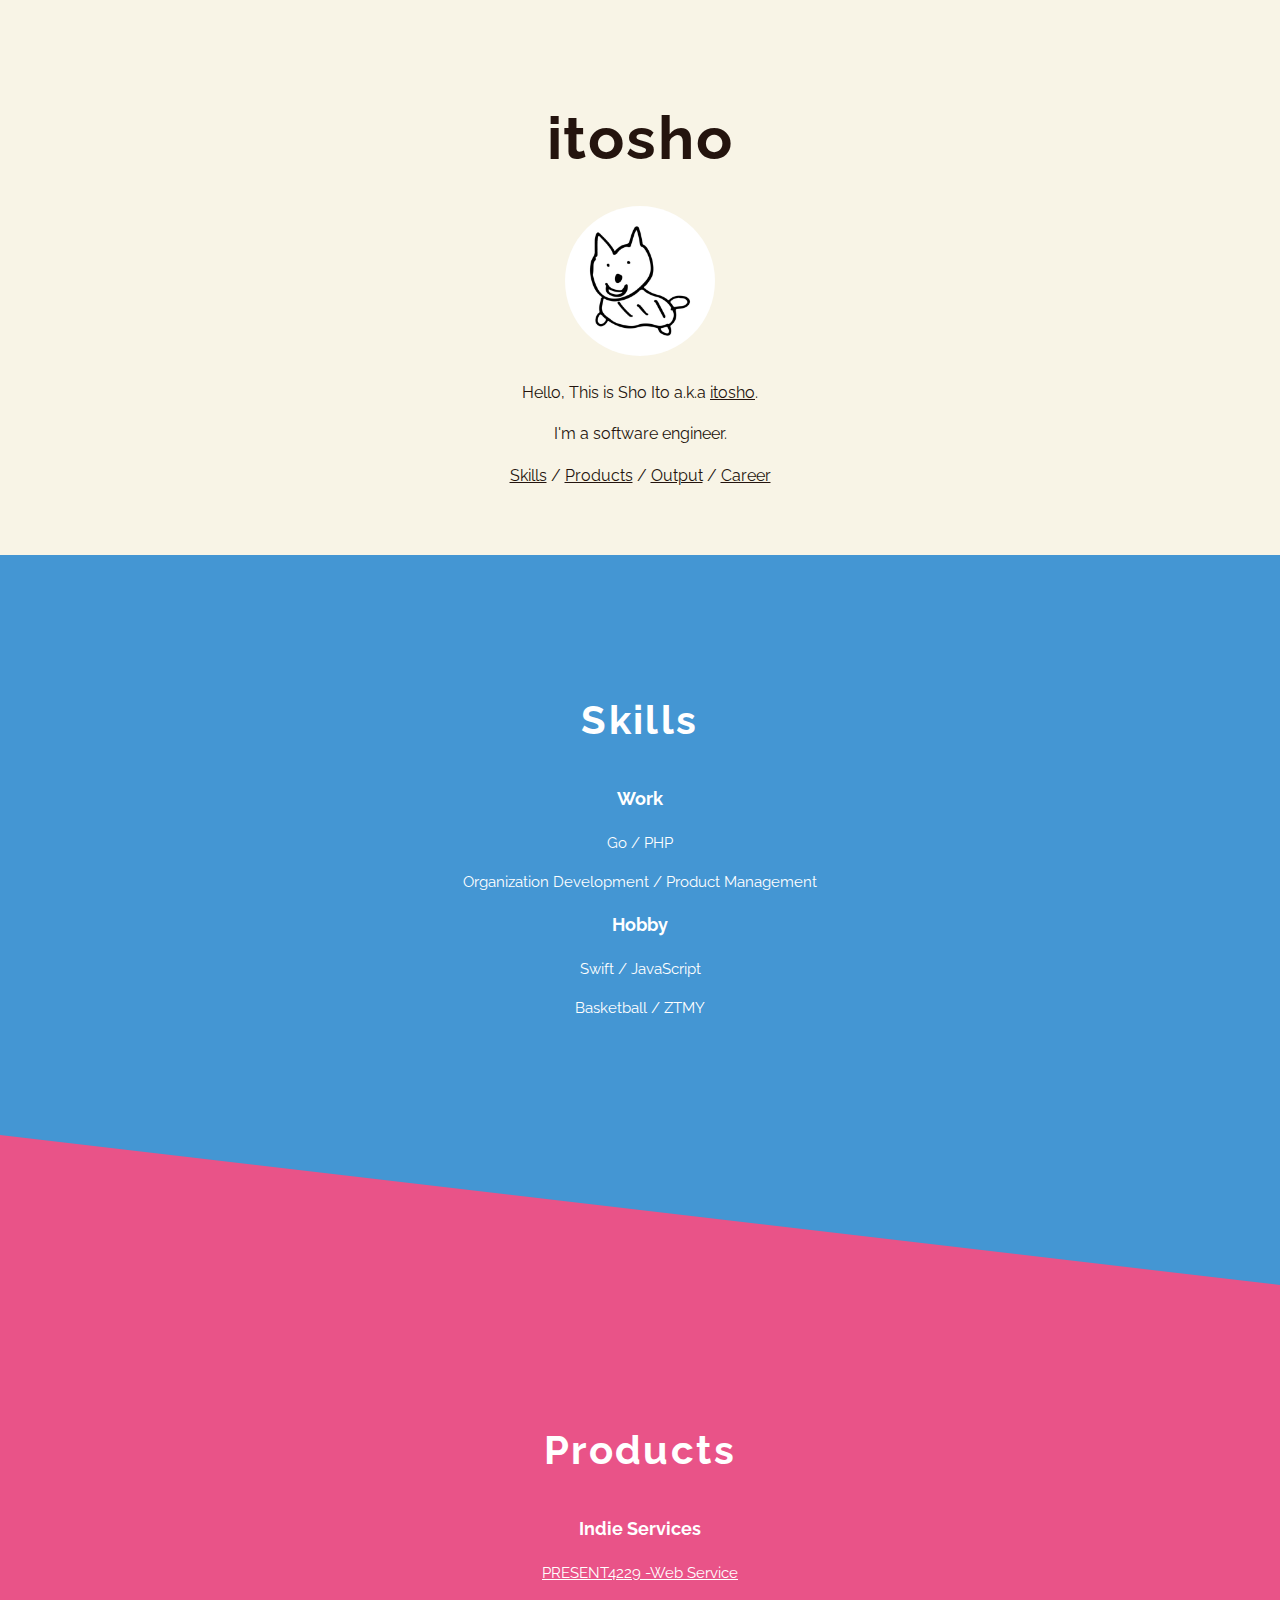
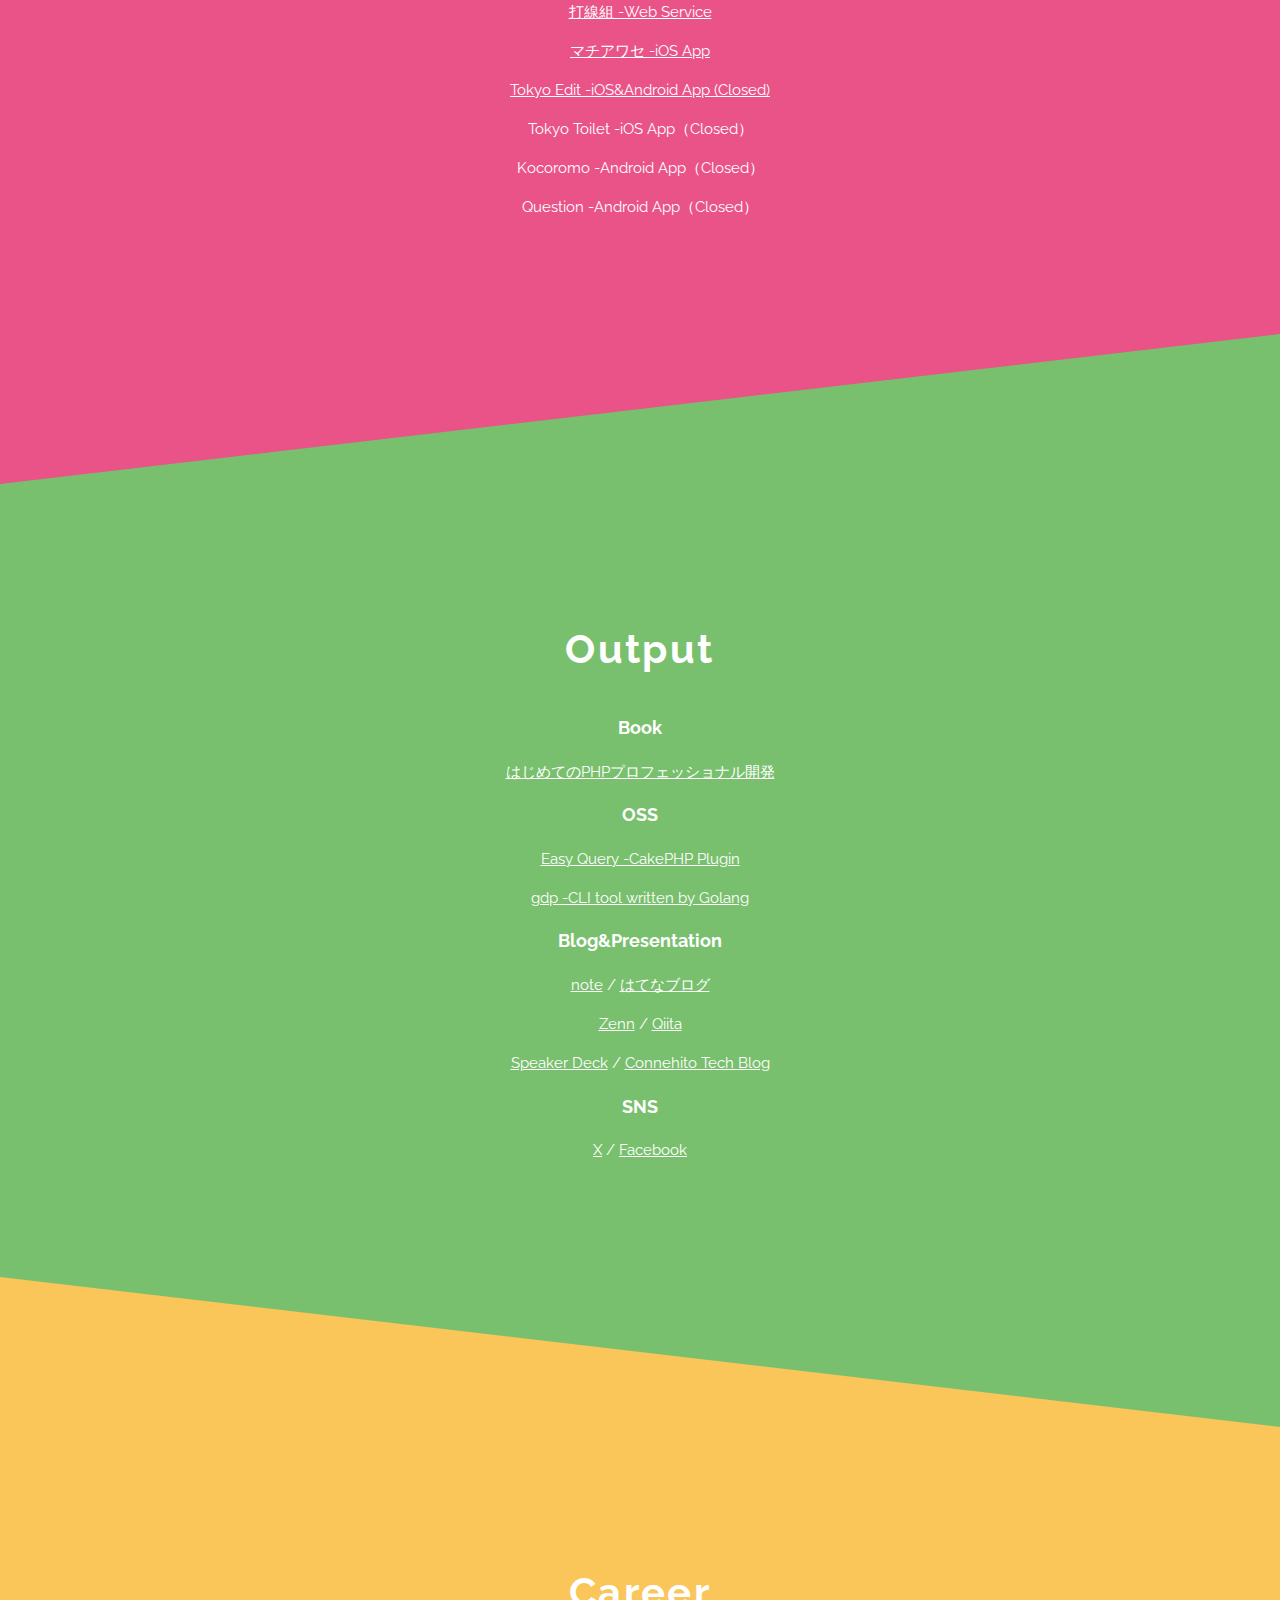
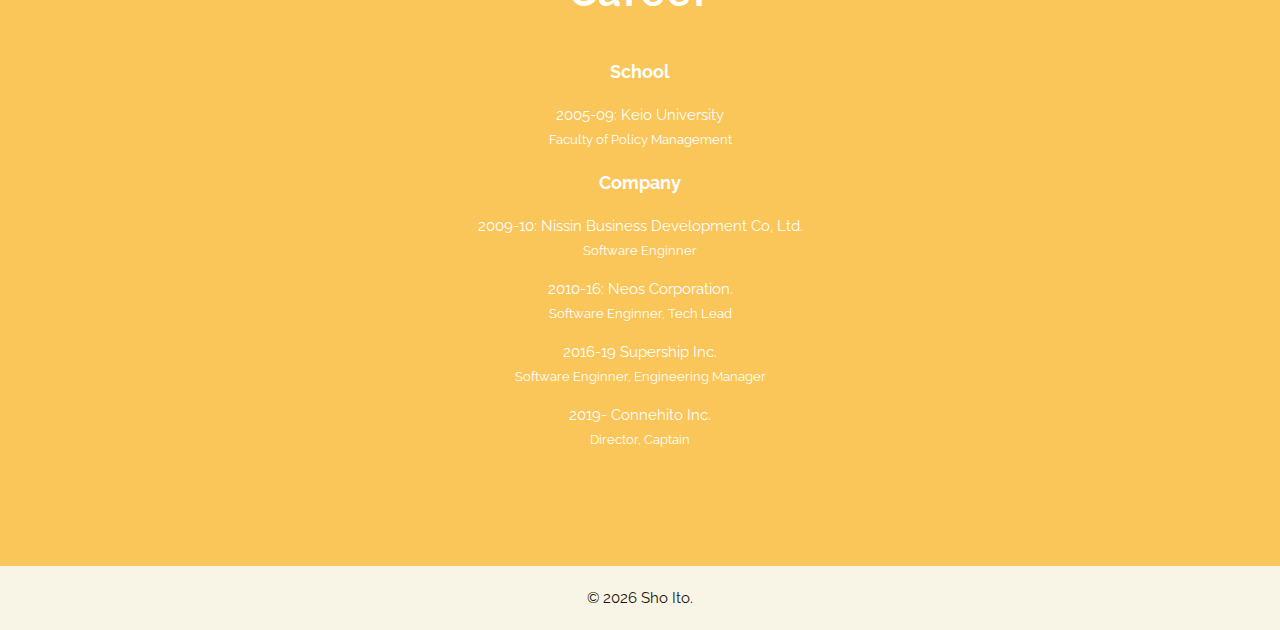
<file: index.html>
<!DOCTYPE html>
<html lang="ja">
<head>
    <meta charset="utf-8">
    <title>itosho | Website of Sho Ito</title>
    <meta name="description"
          content="Hello, This is Sho Ito a.k.a itosho. I'm a software engineer.">
    <meta name="author" content="itosho">
    <meta name="viewport" content="width=device-width, initial-scale=1">
    <meta property="fb:app_id" content="1554149407972554">
    <meta property="og:title" content="itosho | Website of Sho Ito">
    <meta property="og:type" content="website">
    <meta property="og:url" content="https://itosho.dev/">
    <meta property="og:image" content="https://itosho.dev/img/logo_big.png">
    <meta property="og:site_name" content="itosho | Website of Sho Ito">
    <meta property="og:locale" content="ja_JP">
    <meta property="og:description"
          content="Hello, This is Sho Ito a.k.a itosho. I'm a software engineer.">
    <link href="//fonts.googleapis.com/css?family=Raleway:400,300,600" rel="stylesheet" type="text/css">
    <link href="css/style.css?v=20240223" rel="stylesheet" type="text/css">
    <link rel="icon" type="image/png" href="img/logo_small.png">
</head>
<body>
<header class="title">
    <h1 class="name">itosho</h1>
    <img class="icon" src="img/icon.jpg" onmouseover="this.src='img/secret.jpg'" onmouseout="this.src='img/icon.jpg'">
    <p>Hello, This is Sho Ito a.k.a <a class="shortcut" href="https://github.com/itosho" target="_blank">itosho</a>.</p>
    <p>I'm a software engineer.</p>
    <p>
        <a class="shortcut" href="#skills">Skills</a> /
        <a class="shortcut" href="#products">Products</a> /
        <a class="shortcut" href="#output">Output</a> /
        <a class="shortcut" href="#career">Career</a>
    </p>
</header>
<section id="skills" class="category">
    <div class="inner">
        <h2 class="subtitle">Skills</h2>
        <h3>Work</h3>
        <p>Go / PHP</p>
        <p>Organization Development / Product Management</p>
        <h3>Hobby</h3>
        <p>Swift / JavaScript</p>
        <p>Basketball / ZTMY</p>
    </div>
</section>
<section id="products" class="category">
    <div class="inner">
        <h2 class="subtitle">Products</h2>
        <h3>Indie Services</h3>
        <p>
            <a class="external" href="https://uruudoshi.com" target="_blank">PRESENT4229 -Web Service</a>
        </p>
        <p>
            <a class="external" href="https://dasengumi.com" target="_blank">打線組 -Web Service</a>
        </p>
        <p>
            <a class="external" href="https://itunes.apple.com/jp/app/%E3%83%9E%E3%83%81%E3%82%A2%E3%83%AF%E3%82%BB/id968244786?mt=8"
               target="_blank">マチアワセ -iOS App</a>
        </p>
        <p>
            <a class="external" href="http://www.tokyoedit.com" target="_blank">Tokyo Edit -iOS&Android App (Closed)</a>
        </p>
        <p>Tokyo Toilet -iOS App（Closed）</p>
        <p>Kocoromo -Android App（Closed）</p>
        <p>Question -Android App（Closed）</p>
    </div>
</section>
<section id="output" class="category">
    <div class="inner">
        <h2 class="subtitle">Output</h2>
        <h3>Book</h3>
        <p>
            <a class="external" href="https://www.amazon.co.jp/dp/479804749X/" target="_blank">はじめてのPHPプロフェッショナル開発</a>
        </p>
        <h3>OSS</h3>
        <p>
            <a class="external" href="https://github.com/itosho/easy-query" target="_blank">Easy Query -CakePHP Plugin</a>
        </p>
        <p>
            <a class="external" href="https://github.com/Connehito/gdp" target="_blank">gdp -CLI tool written by Golang</a>
        </p>
        <h3>Blog&Presentation</h3>
        <p>
            <a class="external" href="https://note.com/itosho525" target="_blank">note</a> / 
            <a class="external" href="http://itosho525.hatenablog.com/" target="_blank">はてなブログ</a>
        </p>
        <p>
            <a class="external" href="https://zenn.dev/itosho" target="_blank">Zenn</a> / 
            <a class="external" href="https://qiita.com/itosho" target="_blank">Qiita</a>
        </p>
        <p>
            <a class="external" href="https://speakerdeck.com/itosho" target="_blank">Speaker Deck</a> / 
            <a class="external" href="https://tech.connehito.com/archive/author/itosho525" target="_blank">Connehito Tech Blog</a>
        </p>
        <h3>SNS</h3>
        <p>
            <a class="external" href="https://twitter.com/itosho" target="_blank">X</a> /
            <a class="external" href="https://www.facebook.com/itosho525" target="_blank">Facebook</a>
        </p>
    </div>
</section>
<section id="career" class="category">
    <div class="inner">
        <h2 class="subtitle">Career</h2>
        <h3>School</h3>
        <p>2005-09: Keio University<br/>
            <small>Faculty of Policy Management</small>
        </p>
        <h3>Company</h3>
        <p>2009-10: Nissin Business Development Co, Ltd.<br/>
            <small>Software Enginner</small>
        </p>
        <p>2010-16: Neos Corporation.<br/>
            <small>Software Enginner, Tech Lead</small>
        </p>
        <p>2016-19 Supership Inc.<br/>
            <small>Software Enginner, Engineering Manager</small>
        </p>
        <p>2019- Connehito Inc.<br/>
            <small>Director, Captain</small>
        </p>
    </div>
</section>
<footer class="copyright">
    <p>© <script type="text/javascript">document.write(new Date().getFullYear());</script> Sho Ito.</p>
</footer>
</body>
</html>
</file>
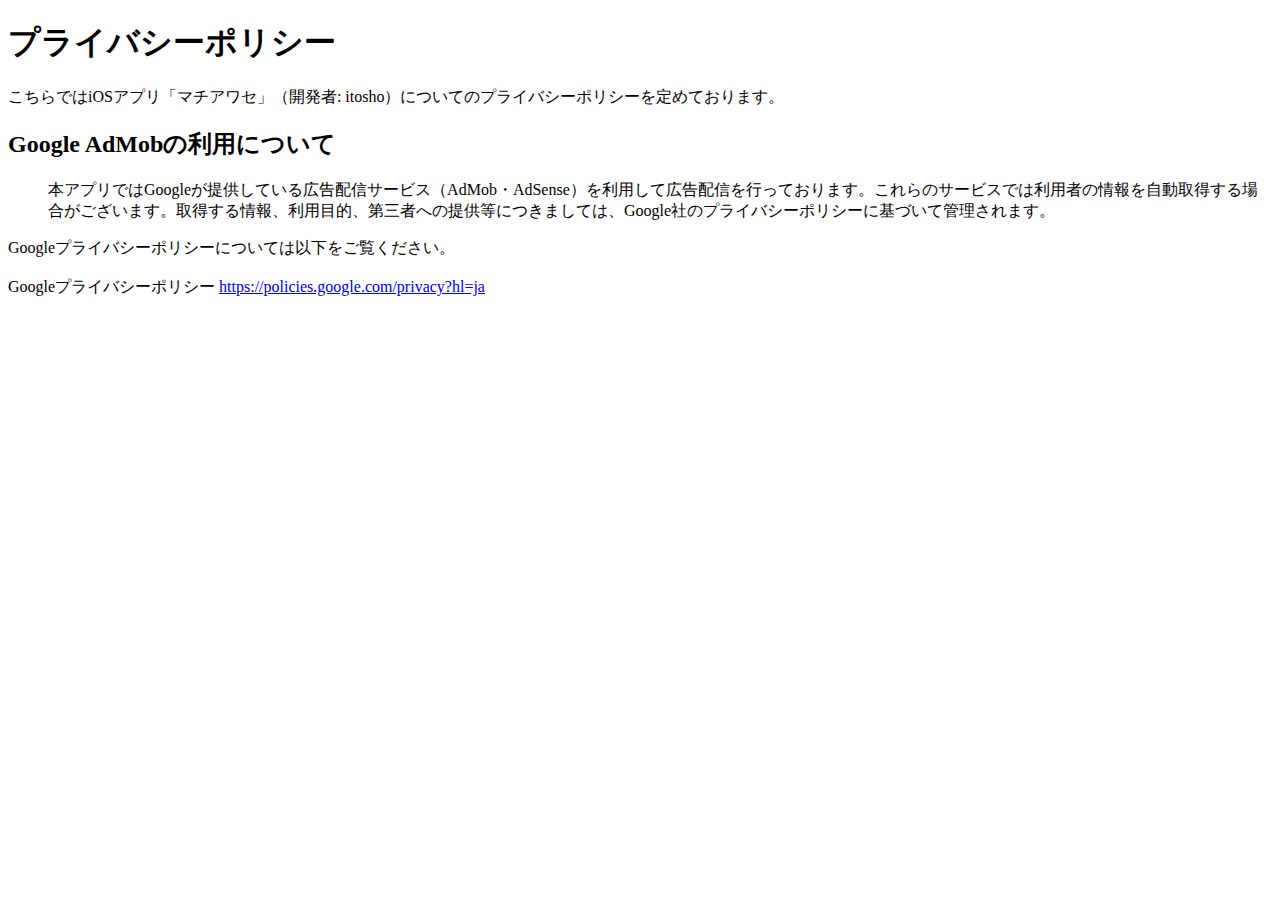
<file: app/machiawase/privacy.html>
<!DOCTYPE html>
<html lang="ja">
<head>
  <meta charset="utf-8">
  <meta http-equiv="X-UA-Compatible" content="IE=edge">
  <title>マチアワセ | プライバシーポリシー</title>
  <meta name="viewport" content="width=device-width, initial-scale=1">
  <meta name="robots" content="noindex">
</head>
<body>
  <h1>プライバシーポリシー</h1>
    <div>
      こちらではiOSアプリ「マチアワセ」（開発者: itosho）についてのプライバシーポリシーを定めております。
    </div>
    <section>
      <h2>Google AdMobの利用について</h2>
      <dl>
        <dd>本アプリではGoogleが提供している広告配信サービス（AdMob・AdSense）を利用して広告配信を行っております。これらのサービスでは利用者の情報を自動取得する場合がございます。取得する情報、利用目的、第三者への提供等につきましては、Google社のプライバシーポリシーに基づいて管理されます。</dd>
      </dl>
      <div>
        Googleプライバシーポリシーについては以下をご覧ください。<br>
        <br>
        Googleプライバシーポリシー
        <a href="https://policies.google.com/privacy?hl=ja" target="_blank">
          https://policies.google.com/privacy?hl=ja
        </a>
      </div>
    </section>
</body>
</html>
</file>
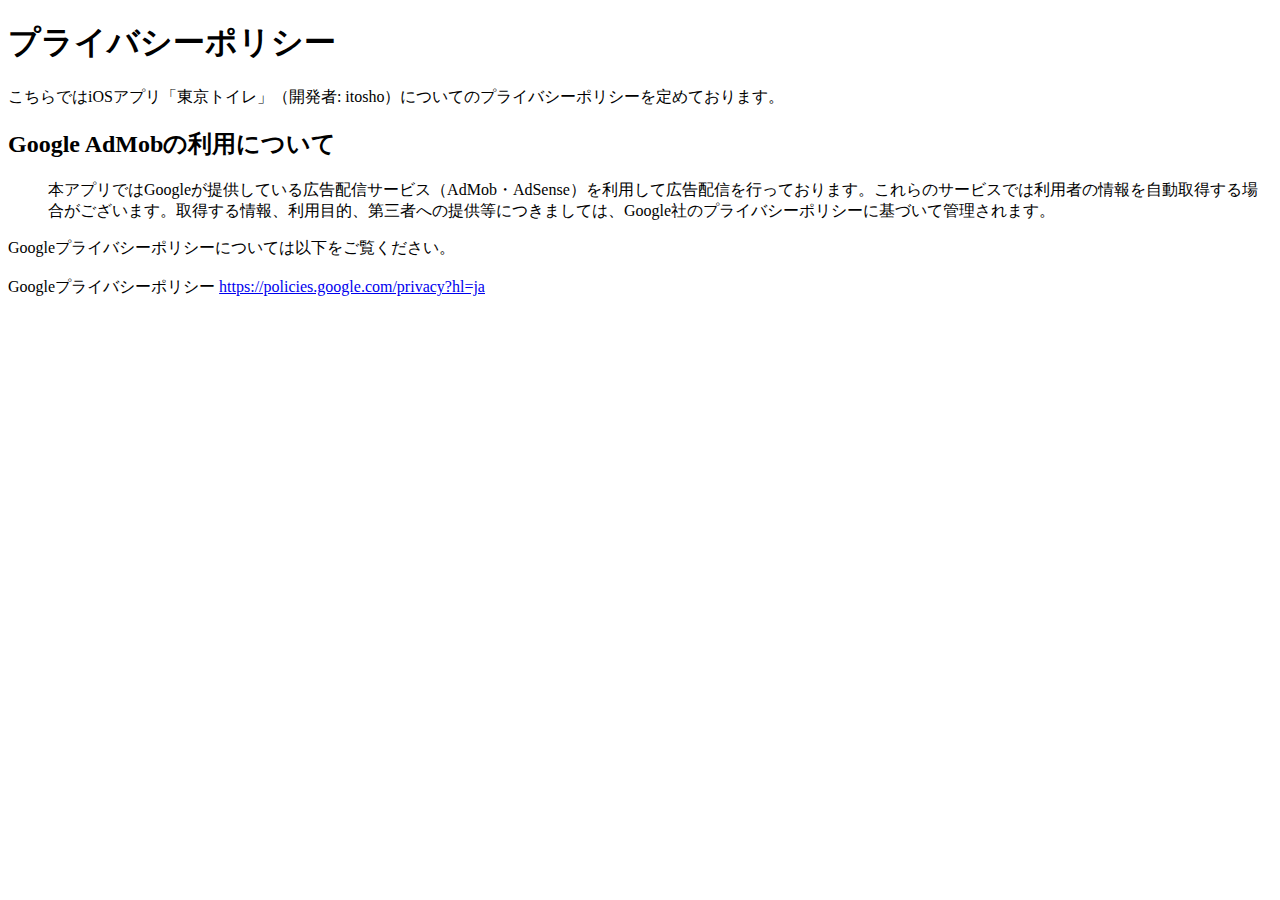
<file: app/tokyotoilet/privacy.html>
<!DOCTYPE html>
<html lang="ja">
<head>
  <meta charset="utf-8">
  <meta http-equiv="X-UA-Compatible" content="IE=edge">
  <title>東京トイレ | プライバシーポリシー</title>
  <meta name="viewport" content="width=device-width, initial-scale=1">
  <meta name="robots" content="noindex">
</head>
<body>
  <h1>プライバシーポリシー</h1>
    <div>
      こちらではiOSアプリ「東京トイレ」（開発者: itosho）についてのプライバシーポリシーを定めております。
    </div>
    <section>
      <h2>Google AdMobの利用について</h2>
      <dl>
        <dd>本アプリではGoogleが提供している広告配信サービス（AdMob・AdSense）を利用して広告配信を行っております。これらのサービスでは利用者の情報を自動取得する場合がございます。取得する情報、利用目的、第三者への提供等につきましては、Google社のプライバシーポリシーに基づいて管理されます。</dd>
      </dl>
      <div>
        Googleプライバシーポリシーについては以下をご覧ください。<br>
        <br>
        Googleプライバシーポリシー
        <a href="https://policies.google.com/privacy?hl=ja" target="_blank">
          https://policies.google.com/privacy?hl=ja
        </a>
      </div>
    </section>
</body>
</html>
</file>
<file: css/style.css>
body {
    margin: 0;
    font-size: 1.5em;
}

html {
    padding: 0;
    line-height: 1.6;
    background: #f8f4e6;
    color: #24140e;
    text-align: center;
    font-weight: 400;
    font-family: "Raleway", "HelveticaNeue", "Helvetica Neue", "Helvetica, Arial", "sans-serif";
    font-size: 62.5%;
}

.title {
    font-size: 16px;
    padding-top: 50px;
    padding-bottom: 50px;
}

.shortcut {
    color: #24140e;
}

.external {
    color: #ffffff;
}

.name {
    font-size: 60px;
    margin-bottom: 20px;
    color: #24140e;
    letter-spacing: 0.03em;
}

.subtitle {
    font-size: 40px;
    letter-spacing: 0.06em;
}

.inner {
    padding: 100px 0;
}

.icon {
    width: 150px;
    height: 150px;
    border-radius: 400px;
}

.category {
    color: #fff;
    padding-bottom: 150px;
}

#skills:after {
    content: "";
    background-repeat: no-repeat;
    background-size: 100% 100%;
    display: block;
    height: 150px;
    position: absolute;
    width: 100%;
}

#products:after {
    content: "";
    background-repeat: no-repeat;
    background-size: 100% 100%;
    display: block;
    height: 150px;
    position: absolute;
    width: 100%;
}

#output:after {
    content: "";
    background-repeat: no-repeat;
    background-size: 100% 100%;
    display: block;
    height: 150px;
    position: absolute;
    width: 100%;
}

#skills {
    background-color: #4496d3;
}

#products {
    background-color: #e95388;
}

#output {
    background-color: #79c06e;
}

#career {
    background-color: #fac559;
    padding-bottom: 0;
}

#skills:after {
    background: url("../svg/right_up_products.svg");
}

#products:after {
    background: url("../svg/right_down_output.svg");
}

#output:after {
    background: url("../svg/right_up_career.svg");
}

.copyright {
    margin: 20px 0;
}
</file>
